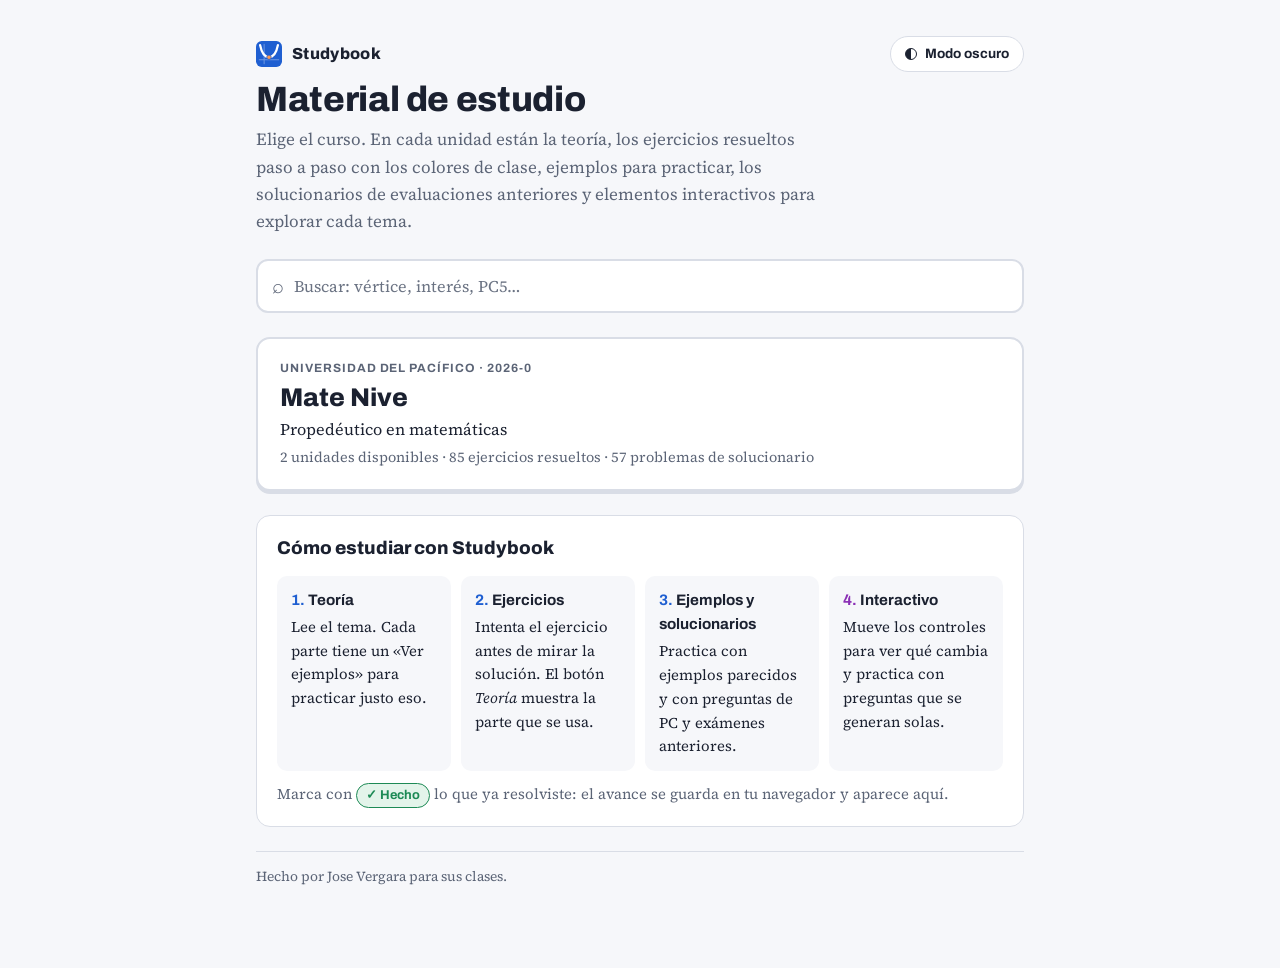
<file: docs/index.html>
<!doctype html>
<html lang="es">
<head>
<meta charset="utf-8">
<meta name="viewport" content="width=device-width, initial-scale=1">
<title>Studybook</title>
<meta name="description" content="Studybook: material de estudio de mis clases. Teoría, ejercicios resueltos paso a paso con los colores de clase, ejemplos de práctica y solucionarios de evaluaciones anteriores.">
<meta name="author" content="Jose Vergara">
<meta name="robots" content="index, follow">
<link rel="canonical" href="https://divorcedlance.github.io/studybook/">
<meta name="theme-color" content="#f6f7fa" id="meta-theme">
<link rel="icon" href="assets/favicon.svg" type="image/svg+xml">
<link rel="icon" href="assets/favicon-32.png" type="image/png" sizes="32x32">
<link rel="apple-touch-icon" href="assets/apple-touch-icon.png">
<link rel="manifest" href="site.webmanifest">
<meta property="og:type" content="website">
<meta property="og:locale" content="es_PE">
<meta property="og:site_name" content="Studybook">
<meta property="og:title" content="Studybook">
<meta property="og:description" content="Material de estudio de mis clases: teoría, ejercicios resueltos, ejemplos y solucionarios.">
<meta property="og:url" content="https://divorcedlance.github.io/studybook/">
<meta property="og:image" content="https://divorcedlance.github.io/studybook/assets/og-image.png">
<meta property="og:image:width" content="1200">
<meta property="og:image:height" content="630">
<meta property="og:image:alt" content="Studybook: teoría, ejercicios resueltos y solucionarios">
<meta name="twitter:card" content="summary_large_image">
<meta name="twitter:title" content="Studybook">
<meta name="twitter:description" content="Material de estudio de mis clases: teoría, ejercicios resueltos, ejemplos y solucionarios.">
<meta name="twitter:image" content="https://divorcedlance.github.io/studybook/assets/og-image.png">
<link rel="preconnect" href="https://fonts.googleapis.com">
<link rel="stylesheet" href="https://fonts.googleapis.com/css2?family=Archivo:wght@500;700;800&family=Source+Serif+4:ital,opsz,wght@0,8..60,400;0,8..60,600;1,8..60,400&display=swap">
<link rel="stylesheet" href="css/study.css">
<script>
var t='light';try{var g=localStorage.getItem('tema');if(g==='light'||g==='dark')t=g;}catch(e){}document.documentElement.setAttribute('data-theme',t);
</script>
</head>
<body>
<div class="wrap">
<header>
  <div class="top">
    <a class="brand" href="index.html" aria-current="page"><img src="assets/favicon.svg" alt="" width="26" height="26">Studybook</a>
    <button class="theme-btn" id="theme-btn" type="button"><span class="ic" aria-hidden="true"></span><span id="theme-txt">Modo oscuro</span></button>
  </div>
  <h1>Material de estudio</h1>
  <p class="lead">Elige el curso. En cada unidad están la teoría, los ejercicios resueltos paso a paso con los colores de clase, ejemplos para practicar, los solucionarios de evaluaciones anteriores y elementos interactivos para explorar cada tema.</p>
</header>

<div class="sb-search" data-root=""></div>

<div id="continuar" hidden></div>

<!-- sb:courses --><ul class="ccards"><li class="ccard"><a href="mate-nive/index.html"><span class="label">Universidad del Pacífico · 2026-0</span><span class="c-name">Mate Nive</span><span class="c-full">Propedéutico en matemáticas</span><span class="c-meta">2 unidades disponibles · 85 ejercicios resueltos · 57 problemas de solucionario</span><span class="prog" data-course="mate-nive" hidden></span></a></li></ul><!-- /sb:courses -->

<section class="howto" aria-labelledby="howto-t">
  <h2 id="howto-t">Cómo estudiar con Studybook</h2>
  <ol class="steps4">
    <li><b>Teoría</b><span>Lee el tema. Cada parte tiene un «Ver ejemplos» para practicar justo eso.</span></li>
    <li><b>Ejercicios</b><span>Intenta el ejercicio antes de mirar la solución. El botón <em>Teoría</em> muestra la parte que se usa.</span></li>
    <li><b>Ejemplos y solucionarios</b><span>Practica con ejemplos parecidos y con preguntas de PC y exámenes anteriores.</span></li>
    <li><b>Interactivo</b><span>Mueve los controles para ver qué cambia y practica con preguntas que se generan solas.</span></li>
  </ol>
  <p class="howto-n">Marca con <span class="done-demo">✓ Hecho</span> lo que ya resolviste: el avance se guarda en tu navegador y aparece aquí.</p>
</section>

<p class="foot">Hecho por Jose Vergara para sus clases.</p>
</div>
<script src="js/search-index.js"></script>
<script src="js/search.js"></script>
<script src="js/home.js"></script>
</body>
</html>
</file>
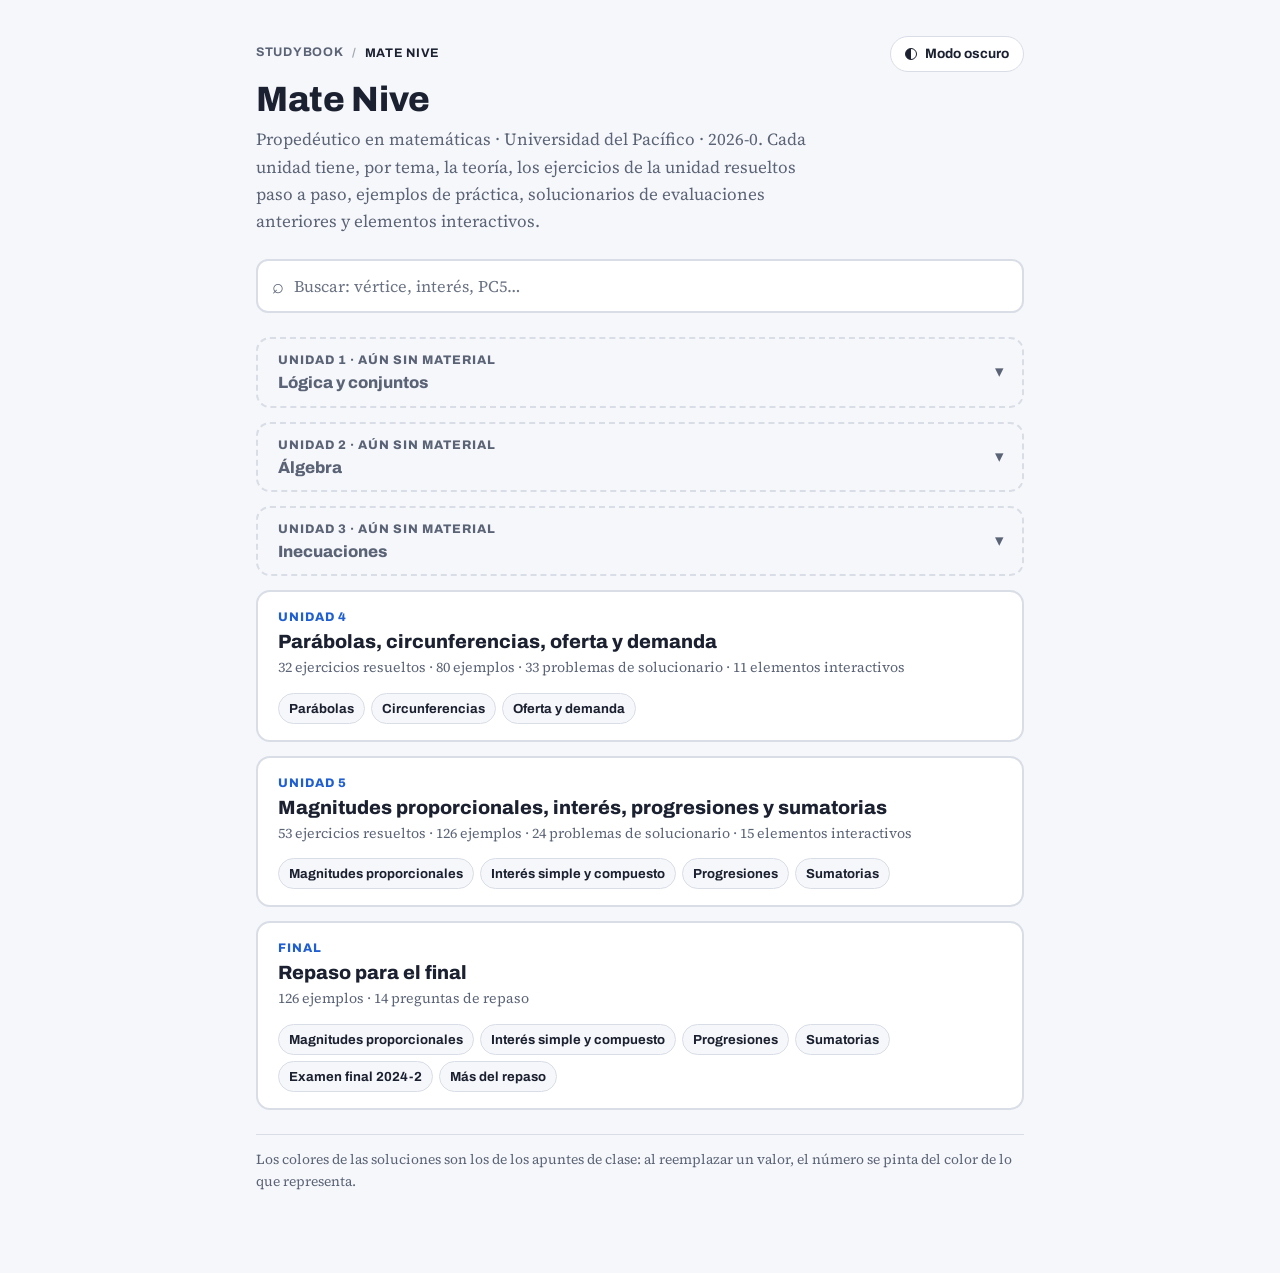
<file: docs/mate-nive/index.html>
<!doctype html>
<html lang="es">
<head>
<meta charset="utf-8">
<meta name="viewport" content="width=device-width, initial-scale=1">
<title>Mate Nive · Studybook</title>
<meta name="description" content="Mate Nive (propedéutico en matemáticas 2026-0): unidades con teoría, ejercicios resueltos paso a paso con los colores de clase, ejemplos de práctica y solucionarios de evaluaciones anteriores.">
<meta name="author" content="Jose Vergara">
<meta name="robots" content="index, follow">
<link rel="canonical" href="https://divorcedlance.github.io/studybook/mate-nive/">
<meta name="theme-color" content="#f6f7fa" id="meta-theme">
<link rel="icon" href="../assets/favicon.svg" type="image/svg+xml">
<link rel="icon" href="../assets/favicon-32.png" type="image/png" sizes="32x32">
<link rel="apple-touch-icon" href="../assets/apple-touch-icon.png">
<link rel="manifest" href="../site.webmanifest">
<meta property="og:type" content="website">
<meta property="og:locale" content="es_PE">
<meta property="og:site_name" content="Studybook">
<meta property="og:title" content="Mate Nive · Studybook">
<meta property="og:description" content="Propedéutico en matemáticas 2026-0: teoría, ejercicios resueltos, ejemplos y solucionarios por unidad.">
<meta property="og:url" content="https://divorcedlance.github.io/studybook/mate-nive/">
<meta property="og:image" content="https://divorcedlance.github.io/studybook/assets/og-image.png">
<meta property="og:image:width" content="1200">
<meta property="og:image:height" content="630">
<meta property="og:image:alt" content="Studybook: teoría, ejercicios resueltos y solucionarios">
<meta name="twitter:card" content="summary_large_image">
<meta name="twitter:title" content="Mate Nive · Studybook">
<meta name="twitter:description" content="Propedéutico en matemáticas 2026-0: teoría, ejercicios resueltos, ejemplos y solucionarios por unidad.">
<meta name="twitter:image" content="https://divorcedlance.github.io/studybook/assets/og-image.png">
<link rel="preconnect" href="https://fonts.googleapis.com">
<link rel="stylesheet" href="https://fonts.googleapis.com/css2?family=Archivo:wght@500;700;800&family=Source+Serif+4:ital,opsz,wght@0,8..60,400;0,8..60,600;1,8..60,400&display=swap">
<link rel="stylesheet" href="../css/study.css">
<script>
var t='light';try{var g=localStorage.getItem('tema');if(g==='light'||g==='dark')t=g;}catch(e){}document.documentElement.setAttribute('data-theme',t);
</script>
</head>
<body data-root="../">
<div class="wrap">
<header>
  <div class="top">
    <nav class="crumbs" aria-label="Ruta"><a href="../index.html">Studybook</a><span class="sep" aria-hidden="true">/</span><span aria-current="page">Mate Nive</span></nav>
    <button class="theme-btn" id="theme-btn" type="button"><span class="ic" aria-hidden="true"></span><span id="theme-txt">Modo oscuro</span></button>
  </div>
  <h1>Mate Nive</h1>
  <p class="lead">Propedéutico en matemáticas · Universidad del Pacífico · 2026-0. Cada unidad tiene, por tema, la teoría, los ejercicios de la unidad resueltos paso a paso, ejemplos de práctica, solucionarios de evaluaciones anteriores y elementos interactivos.</p>
</header>

<div class="sb-search" data-root="../"></div>

<div id="continuar" data-course="mate-nive" hidden></div>

<!-- sb:course-units --><ol class="ucards"><li class="ucard soon"><details><summary class="ucard-main"><span class="u-n">Unidad 1 · aún sin material</span><span class="u-title">Lógica y conjuntos</span></summary><ul class="u-topics"><li><span>Lógica proposicional</span></li><li><span>Conjuntos y cuantificadores</span></li><li><span>Operaciones con conjuntos</span></li><li><span>Conjuntos finitos</span></li></ul></details></li><li class="ucard soon"><details><summary class="ucard-main"><span class="u-n">Unidad 2 · aún sin material</span><span class="u-title">Álgebra</span></summary><ul class="u-topics"><li><span>Leyes de exponentes</span></li><li><span>Logaritmos</span></li><li><span>Productos notables</span></li><li><span>Racionalización</span></li><li><span>Polinomios</span></li><li><span>División de polinomios</span></li><li><span>Ecuaciones lineales y cuadráticas</span></li><li><span>Valor absoluto</span></li><li><span>Sistemas de ecuaciones lineales</span></li><li><span>Fracciones parciales</span></li></ul></details></li><li class="ucard soon"><details><summary class="ucard-main"><span class="u-n">Unidad 3 · aún sin material</span><span class="u-title">Inecuaciones</span></summary><ul class="u-topics"><li><span>Inecuaciones lineales</span></li><li><span>Inecuaciones cuadráticas</span></li><li><span>Inecuaciones con radicales</span></li><li><span>Inecuaciones racionales</span></li></ul></details></li><li class="ucard"><a class="ucard-main" href="unidad-4.html"><span class="u-n">Unidad 4</span><span class="u-title">Parábolas, circunferencias, oferta y demanda</span><span class="u-meta">32 ejercicios resueltos · 80 ejemplos · 33 problemas de solucionario · 11 elementos interactivos</span></a><div class="prog" data-unit="mate-nive/unidad-4" hidden></div><ul class="u-topics"><li><a href="unidad-4.html#parabolas">Parábolas</a></li><li><a href="unidad-4.html#circunferencias">Circunferencias</a></li><li><a href="unidad-4.html#oferta-demanda">Oferta y demanda</a></li></ul></li><li class="ucard"><a class="ucard-main" href="unidad-5.html"><span class="u-n">Unidad 5</span><span class="u-title">Magnitudes proporcionales, interés, progresiones y sumatorias</span><span class="u-meta">53 ejercicios resueltos · 126 ejemplos · 24 problemas de solucionario · 15 elementos interactivos</span></a><div class="prog" data-unit="mate-nive/unidad-5" hidden></div><ul class="u-topics"><li><a href="unidad-5.html#magnitudes">Magnitudes proporcionales</a></li><li><a href="unidad-5.html#interes">Interés simple y compuesto</a></li><li><a href="unidad-5.html#progresiones">Progresiones</a></li><li><a href="unidad-5.html#sumatorias">Sumatorias</a></li></ul></li><li class="ucard"><a class="ucard-main" href="final.html"><span class="u-n">Final</span><span class="u-title">Repaso para el final</span><span class="u-meta">126 ejemplos · 14 preguntas de repaso</span></a><div class="prog" data-unit="mate-nive/final" hidden></div><ul class="u-topics"><li><a href="final.html#magnitudes">Magnitudes proporcionales</a></li><li><a href="final.html#interes">Interés simple y compuesto</a></li><li><a href="final.html#progresiones">Progresiones</a></li><li><a href="final.html#sumatorias">Sumatorias</a></li><li><a href="final.html#ef-2024-2">Examen final 2024-2</a></li><li><a href="final.html#repaso">Más del repaso</a></li></ul></li></ol><!-- /sb:course-units -->

<p class="foot">Los colores de las soluciones son los de los apuntes de clase: al reemplazar un valor, el número se pinta del color de lo que representa.</p>
</div>
<script src="../js/search-index.js"></script>
<script src="../js/search.js"></script>
<script src="../js/home.js"></script>
</body>
</html>
</file>
<file: docs/css/study.css>
/* Layout: columna de cuaderno (~800px). Arriba: selector de tema. Debajo: pestañas Teoría / Ejercicios. Colores = colores de los apuntes. */
:root{
  --paper:#f6f7fa; --sheet:#ffffff; --ink:#1b2130; --muted:#5b6476; --rule:#d9dde6; --grid:#e8ebf1;
  --blue:#1f5fd1; --orange:#e2670f; --purple:#8a2fb5; --green:#1d8a55; --magenta:#d21f8c; --red:#c42d3a; --amber:#a86a00;
  --yellow:#f2c200; --hl-yellow:#ffe45c; --hl-cyan:#8fe3f5;
  --blue-soft:#e6eefc; --red-soft:#fbe9eb; --amber-soft:#fbf1dc; --green-soft:#e3f4ea; --purple-soft:#f3e8f9;
  --f-display:"Archivo","Helvetica Neue",Arial,sans-serif;
  --f-body:"Source Serif 4",Georgia,"Times New Roman",serif;
  color-scheme:light;
}
@media (prefers-color-scheme: dark){:root:not([data-theme="light"]){
  --paper:#11141b; --sheet:#181c25; --ink:#e4e8f1; --muted:#9aa3b5; --rule:#2c3240; --grid:#232835;
  --blue:#6c9cff; --orange:#ff9a52; --purple:#c58af0; --green:#4fc78a; --magenta:#ff6fc2; --red:#ff7a84; --amber:#e9b24a;
  --yellow:#e9c13a; --hl-yellow:#6b5a12; --hl-cyan:#16525e;
  --blue-soft:#1b2a47; --red-soft:#3b1e23; --amber-soft:#362a12; --green-soft:#16301f; --purple-soft:#2e1f3b;
  color-scheme:dark}}
:root[data-theme="dark"]{
  --paper:#11141b; --sheet:#181c25; --ink:#e4e8f1; --muted:#9aa3b5; --rule:#2c3240; --grid:#232835;
  --blue:#6c9cff; --orange:#ff9a52; --purple:#c58af0; --green:#4fc78a; --magenta:#ff6fc2; --red:#ff7a84; --amber:#e9b24a;
  --yellow:#e9c13a; --hl-yellow:#6b5a12; --hl-cyan:#16525e;
  --blue-soft:#1b2a47; --red-soft:#3b1e23; --amber-soft:#362a12; --green-soft:#16301f; --purple-soft:#2e1f3b;
  color-scheme:dark}
*{box-sizing:border-box}
body{margin:0;background:var(--paper);color:var(--ink);font-family:var(--f-body);font-size:17px;line-height:1.6}
.wrap{max-width:800px;margin:0 auto;padding:36px 16px 80px;display:flex;flex-direction:column;gap:24px}
h1,h2,h3,h4,.label,button{font-family:var(--f-display)}
h1,h2,h3,h4{text-wrap:balance;margin:0}
h1{font-size:2.2rem;line-height:1.1;font-weight:800;letter-spacing:-.01em}
h2{font-size:1.5rem;font-weight:800}
h3{font-size:1.12rem;font-weight:700}
h4{font-size:1rem;font-weight:700}
p{margin:0}
.label{font-size:.75rem;letter-spacing:.08em;text-transform:uppercase;color:var(--muted);font-weight:700}
.lead{color:var(--muted);max-width:64ch}
header{display:flex;flex-direction:column;gap:8px}
.top{display:flex;flex-wrap:wrap;align-items:center;justify-content:space-between;gap:8px 16px}
.theme-btn{all:unset;box-sizing:border-box;cursor:pointer;display:inline-flex;align-items:center;gap:8px;font-family:var(--f-display);font-weight:700;font-size:.85rem;color:var(--ink);background:var(--sheet);border:1.5px solid var(--rule);border-radius:999px;padding:6px 14px}
.theme-btn:hover{border-color:var(--muted)}
.theme-btn:focus-visible{outline:2px solid var(--blue);outline-offset:2px}
.theme-btn .ic{width:12px;height:12px;border-radius:50%;border:1.5px solid var(--ink);background:linear-gradient(90deg,var(--ink) 50%,transparent 50%)}

.topics{display:flex;gap:12px}
.topics .topic{flex:1 1 0;max-width:calc((100% - 24px)/3)}
.units{display:flex;gap:6px;background:var(--sheet);border:1px solid var(--rule);border-radius:12px;padding:5px}
.unit{all:unset;box-sizing:border-box;cursor:pointer;flex:1 1 0;display:flex;flex-direction:column;gap:1px;padding:8px 14px;border-radius:9px;min-width:0}
.unit .u-n{font-family:var(--f-display);font-weight:800;font-size:1rem}
.unit .u-t{font-size:.84rem;color:var(--muted)}
.unit:hover{background:var(--paper)}
.unit[aria-pressed="true"]{background:var(--ink);color:var(--paper)}
.unit[aria-pressed="true"] .u-t{color:var(--paper);opacity:.8}
.unit:focus-visible{outline:2px solid var(--blue);outline-offset:2px}
.topic{all:unset;box-sizing:border-box;cursor:pointer;background:var(--sheet);border:2px solid var(--rule);border-radius:12px;padding:14px 16px;display:flex;flex-direction:column;gap:4px;min-width:0}
.topic .t-name{font-weight:800;font-size:1.08rem}
.topic .t-sub{font-family:var(--f-body);font-size:.88rem;color:var(--muted)}
.topic:hover{border-color:var(--muted)}
.topic:focus-visible{outline:2px solid var(--blue);outline-offset:2px}
.topic[aria-pressed="true"]{border-color:var(--ink);box-shadow:0 3px 0 var(--ink)}


.tabs{display:flex;gap:4px;border-bottom:2px solid var(--ink)}
.tab{all:unset;cursor:pointer;font-weight:700;font-size:.98rem;padding:9px 16px;border-radius:8px 8px 0 0;color:var(--muted);border:2px solid transparent;border-bottom:none;margin-bottom:-2px}
.tab[aria-selected="true"]{color:var(--ink);background:var(--paper);border-color:var(--ink);border-bottom:2px solid var(--paper)}
.tab:focus-visible{outline:2px solid var(--blue);outline-offset:2px}
.panel{display:flex;flex-direction:column;gap:18px}
.wrap>*,.panel>*{min-width:0;max-width:100%}
[hidden]{display:none!important}

.legend{display:flex;flex-wrap:wrap;gap:6px 16px;font-size:.9rem;color:var(--muted);background:var(--sheet);border:1px solid var(--rule);border-radius:10px;padding:10px 14px}
.legend span{display:inline-flex;align-items:center;gap:6px}
.dot{width:11px;height:11px;border-radius:50%;display:inline-block}
.sw{width:22px;height:12px;border-radius:3px;display:inline-block}
.legend .note{flex-basis:100%;display:block;color:var(--ink);font-size:.9rem}

.box{background:var(--sheet);border:1px solid var(--rule);border-radius:10px;padding:18px 20px;display:flex;flex-direction:column;gap:10px;min-width:0}
.box ol,.box ul{margin:0;padding-left:1.25em;display:flex;flex-direction:column;gap:6px}
.steps-box{background:var(--blue-soft);border-radius:10px;padding:14px 18px}
.steps-box ol{margin:0;padding-left:1.25em;display:flex;flex-direction:column;gap:4px}
.math{overflow-x:auto;overflow-y:hidden;max-width:100%}

article.ej{background:var(--sheet);border:1px solid var(--rule);border-radius:10px;padding:18px 20px 20px;display:flex;flex-direction:column;gap:12px;min-width:0;scroll-margin-top:16px}
.ej-head{display:flex;flex-wrap:wrap;align-items:baseline;gap:8px 12px}
.num{font-family:var(--f-display);font-weight:800;font-size:1.25rem}
.chip{font-family:var(--f-display);font-weight:700;font-size:.72rem;letter-spacing:.04em;text-transform:uppercase;padding:3px 9px;border-radius:999px;border:1px solid currentColor;white-space:nowrap}
.sim-btn{all:unset;box-sizing:border-box;cursor:pointer;margin-left:auto;font-family:var(--f-display);font-weight:700;font-size:.8rem;color:var(--blue);background:var(--blue-soft);border:1.5px solid transparent;border-radius:999px;padding:4px 12px;white-space:nowrap}
.sim-btn:hover{border-color:var(--blue)}
.sim-btn:focus-visible{outline:2px solid var(--blue);outline-offset:2px}
article.ej.flash{box-shadow:0 0 0 3px var(--blue)}
.tabs{overflow-x:auto;overflow-y:hidden}
.tab{white-space:nowrap}
.cc-sub{margin-top:10px;padding-top:12px;border-top:1px solid var(--rule);font-size:1.15rem}
.teo-btn,.teo-link{all:unset;box-sizing:border-box;cursor:pointer;margin-left:auto;font-family:var(--f-display);font-weight:700;font-size:.8rem;color:var(--purple);background:var(--purple-soft);border:1.5px solid transparent;border-radius:999px;padding:4px 12px;white-space:nowrap}
.teo-btn:hover,.teo-btn[aria-expanded="true"],.teo-link:hover{border-color:var(--purple)}
.teo-btn:focus-visible,.teo-link:focus-visible{outline:2px solid var(--purple);outline-offset:2px}
.head-btns{margin-left:auto;display:flex;flex-wrap:wrap;justify-content:flex-end;gap:6px}
.head-btns .teo-btn,.head-btns .teo-link,.head-btns .sim-btn{margin-left:0}
.box > .box-link{align-self:flex-start;margin-left:0;margin-top:4px}
.ex-group{font-size:1.2rem;padding-top:14px;border-top:2px solid var(--ink);scroll-margin-top:16px}
.teo-card{position:fixed;z-index:60;width:min(460px,calc(100vw - 24px));max-height:min(70vh,580px);overflow:auto;background:var(--sheet);color:var(--ink);border:1.5px solid var(--purple);border-radius:12px;box-shadow:0 14px 36px rgba(15,20,30,.22);padding:12px 16px 14px;display:flex;flex-direction:column;gap:10px;font-size:.92rem}
.teo-card[hidden]{display:none!important}
.teo-card .teo-top{display:flex;align-items:center;justify-content:space-between;position:sticky;top:-12px;background:var(--sheet);padding-top:2px;z-index:1}
.teo-close{all:unset;cursor:pointer;font-size:1.4rem;line-height:1;padding:2px 8px;border-radius:6px;color:var(--muted)}
.teo-close:hover,.teo-close:focus-visible{color:var(--ink);outline:2px solid var(--purple)}
.teo-body{display:flex;flex-direction:column;gap:10px}
.teo-body section{display:flex;flex-direction:column;gap:8px}
.teo-body section + section{border-top:1px solid var(--rule);padding-top:10px}
.teo-body h2{font-size:1.05rem}
.teo-body ol,.teo-body ul{margin:0;padding-left:1.25em;display:flex;flex-direction:column;gap:4px}
.teo-card .teo-go{margin-left:0;align-self:flex-start}

.plan-box{border-left:3px solid var(--purple);background:var(--purple-soft);border-radius:0 8px 8px 0;padding:10px 14px}
.plan-box .plan-t{font-family:var(--f-display);font-weight:700;font-size:.85rem;color:var(--purple);margin-bottom:6px}
.plan-box ul{margin:0;padding-left:1.15em;display:flex;flex-direction:column;gap:6px}
/* tablas de magnitudes */
.mtab-wrap{overflow-x:auto;max-width:100%;display:flex;justify-content:center}
table.mtab{width:auto;min-width:0;margin:4px auto;font-size:.95rem}
.mtab th,.mtab td{padding:6px 12px;text-align:center;border-bottom:1px solid var(--rule);white-space:nowrap;vertical-align:bottom}
.mtab thead th{font-family:var(--f-display);font-size:.82rem;font-weight:700;text-transform:none;letter-spacing:0;color:var(--ink)}
.mtab .tag{display:block;font-size:.68rem;letter-spacing:.08em;font-weight:800;margin-bottom:2px}
.mtab .k-dp{color:var(--blue)} .mtab .k-ip{color:var(--orange)}
.mtab .box-ref{border:1.5px solid var(--ink);border-radius:4px;padding:2px 6px}
.mtab tbody th{font-family:var(--f-display);font-size:.82rem;color:var(--muted);text-align:left;white-space:nowrap;text-transform:none;letter-spacing:0}
/* lectura del enunciado */
.lect{background:var(--paper);border:1px solid var(--rule);border-radius:8px;padding:10px 14px;line-height:2;font-size:.97rem}
.u{padding:0 1px;border-bottom:2.5px solid currentColor}
.u-az{color:var(--blue)} .u-na{color:var(--orange)} .u-ve{color:var(--green)} .u-ma{color:var(--magenta)} .u-mo{color:var(--purple)}
.u .u{border-bottom-style:dotted}
.n{font-weight:700;border:1.5px solid currentColor;border-bottom-width:1.5px;border-radius:4px;padding:0 4px}
@media (max-width:560px){.mtab th,.mtab td{padding:5px 7px}.mtab thead th{font-size:.74rem}}
.chip.ok{color:var(--green);background:var(--green-soft)}
.chip.bad{color:var(--red);background:var(--red-soft)}
.chip.warnc{color:var(--amber);background:var(--amber-soft)}
.enun{color:var(--muted);font-style:italic;font-size:.95rem;border-left:3px solid var(--rule);padding-left:12px}
.sol{display:flex;flex-direction:column;gap:9px;min-width:0}
.paso{font-family:var(--f-display);font-weight:700;font-size:.93rem;letter-spacing:.01em;color:var(--muted);margin-top:6px}
.resp{background:var(--blue-soft);border-radius:8px;padding:10px 14px}
.resp b{display:block;font-family:var(--f-display);font-size:.76rem;letter-spacing:.06em;text-transform:uppercase;color:var(--blue);margin-bottom:2px}
.err{background:var(--red-soft);border-radius:8px;padding:10px 14px;font-size:.95rem}
.err b{color:var(--red);font-family:var(--f-display)}
.warn{background:var(--amber-soft);border-radius:8px;padding:10px 14px;font-size:.95rem}
.warn b{color:var(--amber);font-family:var(--f-display)}
.jump{display:flex;flex-wrap:wrap;gap:6px}
.jump button{all:unset;cursor:pointer;font-weight:700;font-size:.85rem;min-width:30px;text-align:center;padding:5px 8px;border-radius:6px;border:1.5px solid var(--rule);background:var(--sheet)}
.jump button.bad{border-color:var(--red);color:var(--red)}
.jump button.warnc{border-color:var(--amber);color:var(--amber)}
.jump button:hover,.jump button:focus-visible{outline:2px solid var(--blue);outline-offset:1px}
.tbl{overflow-x:auto}
table{border-collapse:collapse;width:100%;font-size:.93rem;min-width:520px}
th,td{text-align:left;vertical-align:top;padding:8px 10px;border-bottom:1px solid var(--rule)}
th{font-family:var(--f-display);font-size:.76rem;letter-spacing:.06em;text-transform:uppercase;color:var(--muted)}
td:first-child{white-space:nowrap;font-family:var(--f-display);font-weight:700}
.plot svg{display:block;width:100%;max-width:520px;height:auto;margin:4px auto 0}

/* dificultad */
.dif{display:inline-flex;align-items:flex-end;gap:2px;font-family:var(--f-display);font-weight:700;font-size:.72rem;letter-spacing:.04em;text-transform:uppercase;white-space:nowrap;color:var(--dc);align-self:center}
.dif i{display:inline-block;width:5px;border-radius:1.5px;background:var(--dc);opacity:.22}
.dif i:nth-child(1){height:6px} .dif i:nth-child(2){height:9px} .dif i:nth-child(3){height:12px;margin-right:5px}
.dif.d1 i:nth-child(1),.dif.d2 i:nth-child(-n+2),.dif.d3 i{opacity:1}
.dif.d1{--dc:var(--green)} .dif.d2{--dc:var(--amber)} .dif.d3{--dc:var(--red)}
.dif-leg{font-size:.85rem;color:var(--muted);display:flex;flex-wrap:wrap;align-items:center;gap:4px 10px;margin:0}
.dif-leg .dif-leg-t{font-weight:700;color:var(--ink)}
.dif-leg .it{display:inline-flex;align-items:center;gap:6px}
.box .dif-leg{margin-top:8px}
/* solucionarios */
.chip.src{color:var(--ink);background:var(--paper);border-color:var(--rule);text-transform:none;letter-spacing:.01em}
.grp-note{color:var(--muted);font-size:.9rem;margin-top:-6px}
.jump button.jump-g{font-weight:700;border-color:var(--ink)}
.enun table.mini{border-collapse:collapse;margin:8px 0;font-style:normal;width:auto;min-width:0}
.enun table.mini th{font-family:inherit;font-size:.9rem;text-transform:none;letter-spacing:0;font-weight:700;color:var(--ink);background:var(--paper)}
.enun table.mini th,.enun table.mini td{border:1px solid var(--rule);padding:3px 12px;text-align:center}
.tab-short{display:none}
/* aspa simple: x debajo de x², factores de c debajo de c; la factorización con su "= 0" alineado */
.aspa-wrap{overflow-x:auto;max-width:100%;display:flex;justify-content:center;padding-block:4px}
.aspa2{display:grid;grid-template-columns:repeat(6,auto);grid-template-rows:repeat(6,auto);column-gap:8px;row-gap:4px;align-items:center;font-size:1.08rem}
.aspa2 .a-pre{grid-column:1;grid-row:1;justify-self:end}
.aspa2 .a-lead{grid-column:2;grid-row:1;justify-self:center}
.aspa2 .a-mid{grid-column:3;grid-row:1;justify-self:center}
.aspa2 .a-c{grid-column:4;grid-row:1;justify-self:center}
.aspa2 .a-eq{grid-column:5;grid-row:1;justify-self:start}
.aspa2 .a-v1{grid-column:2;grid-row:2;justify-self:center}
.aspa2 .a-v2{grid-column:2;grid-row:3;justify-self:center}
.aspa2 svg.cross{grid-column:3;grid-row:2 / span 2;justify-self:center;width:54px;height:100%;min-height:46px}
.aspa2 svg.cross line{stroke:var(--muted);stroke-width:1.6}
.aspa2 .a-r1{grid-column:4;grid-row:2;justify-self:center}
.aspa2 .a-r2{grid-column:4;grid-row:3;justify-self:center}
.aspa2 .a-chk{grid-column:6;grid-row:2 / span 2;padding-left:20px;color:var(--muted);font-size:.92rem;white-space:nowrap}
.aspa2 .a-fac{grid-column:1 / 5;grid-row:4;justify-self:end;margin-top:8px}
.aspa2 .a-eq2{grid-column:5;grid-row:4;justify-self:start;margin-top:8px}
.aspa2 .a-roots{grid-column:1 / 6;grid-row:5;justify-self:center;margin-top:6px}
.aspa2 .a-pts{grid-column:1 / 6;grid-row:6;justify-self:center}
.math mjx-container[display="true"]{margin:.45em 0!important}
/* dibujos de planteamiento */
.fig{margin:4px 0;display:flex;flex-direction:column;align-items:center;gap:6px}
.fig svg.sk{width:100%;max-width:520px;height:auto;display:block}
.fig figcaption{font-size:.92rem;color:var(--muted);text-align:center;max-width:60ch}
svg.sk .sk-area{fill:var(--green);fill-opacity:.14;stroke:none}
svg.sk .sk-dato{fill:none;stroke:var(--magenta);stroke-width:4;stroke-linecap:round}
svg.sk .sk-thin{fill:none;stroke:var(--muted);stroke-width:1.4}
svg.sk .sk-dash{stroke:var(--muted);stroke-width:1.4;stroke-dasharray:5 4}
svg.sk .sk-radio{stroke:var(--blue);stroke-width:2;stroke-dasharray:5 4}
svg.sk line.sk-na{stroke:var(--orange);stroke-width:2.2}
svg.sk .sk-circ{fill:none;stroke:var(--ink);stroke-width:2}
svg.sk .sk-deck{stroke:var(--ink);stroke-width:5;stroke-linecap:round}
svg.sk .sk-torre{fill:var(--muted)}
svg.sk .sk-cable{fill:none;stroke:var(--ink);stroke-width:2.4}
svg.sk .sk-rio{fill:none;stroke:var(--blue);stroke-width:1.6;opacity:.6}
svg.sk .sk-dot-az{fill:var(--blue)} svg.sk .sk-dot-ma{fill:var(--magenta)} svg.sk .sk-dot-ink{fill:var(--ink)}
svg.sk .sk-t{font-family:var(--f-display);font-weight:700;font-size:16px;fill:var(--ink);paint-order:stroke;stroke:var(--sheet);stroke-width:4px;stroke-linejoin:round}
svg.sk .sk-var{font-style:italic;font-family:var(--f-body);font-size:19px}
svg.sk .sk-az{fill:var(--blue)} svg.sk text.sk-na{fill:var(--orange)} svg.sk .sk-ma{fill:var(--magenta)}
svg.sk .sk-ve{fill:var(--green)} svg.sk .sk-dt{fill:var(--magenta)}
svg.sk.sk-tl .sk-t{font-size:20px} svg.sk.sk-tl .sk-cap{font-size:17px}
.n{white-space:nowrap}
@media (max-width:560px){.mtab-wrap.d-only{display:none}}
svg.sk .sk-bar-az{fill:var(--blue);fill-opacity:.2;stroke:var(--blue);stroke-width:2}
svg.sk .sk-bar-na{fill:var(--orange);fill-opacity:.2;stroke:var(--orange);stroke-width:2}
svg.sk .sk-cap{font-size:14px;font-weight:600;fill:var(--muted)}
@media (max-width:600px){.aspa2 .a-chk{grid-column:1 / -1;grid-row:7;justify-self:center;padding-left:0;margin-top:6px;white-space:normal;text-align:center;width:0;min-width:100%}}
.t-az{color:var(--blue);font-weight:600} .t-na{color:var(--orange);font-weight:600} .t-mo{color:var(--purple);font-weight:600} .t-ve{color:var(--green);font-weight:600} .t-ma{color:var(--magenta);font-weight:600}
.hl-am{background:var(--hl-yellow);padding:0 3px;border-radius:3px} .hl-ce{background:var(--hl-cyan);padding:0 3px;border-radius:3px}
/* colores dentro de las fórmulas (MathJax SVG) */
mjx-container [fill="blue"]{fill:var(--blue)} mjx-container [stroke="blue"]{stroke:var(--blue)}
mjx-container [fill="darkorange"]{fill:var(--orange)} mjx-container [stroke="darkorange"]{stroke:var(--orange)}
mjx-container [fill="purple"]{fill:var(--purple)} mjx-container [stroke="purple"]{stroke:var(--purple)}
mjx-container [fill="green"]{fill:var(--green)} mjx-container [stroke="green"]{stroke:var(--green)}
mjx-container [fill="magenta"]{fill:var(--magenta)} mjx-container [stroke="magenta"]{stroke:var(--magenta)}
mjx-container rect[fill="yellow"]{fill:var(--hl-yellow)}
mjx-container rect[fill="cyan"]{fill:var(--hl-cyan)}
:focus-visible{outline:2px solid var(--blue);outline-offset:2px}
@media (max-width:480px){body{font-size:16px} h1{font-size:1.8rem} article.ej,.box{padding:14px} .tab{padding:8px 11px;font-size:.92rem}}
@media (prefers-reduced-motion: reduce){*{scroll-behavior:auto!important}}

/* ---------- fórmulas: versión de celular y ajuste de ancho ---------- */
.math.m-only{display:none}
.math.scrolls{-webkit-mask-image:linear-gradient(90deg,#000 calc(100% - 28px),transparent);mask-image:linear-gradient(90deg,#000 calc(100% - 28px),transparent);padding-bottom:4px}
/* ---------- tarjeta arrastrable ---------- */
.teo-card .teo-top{cursor:grab;user-select:none;-webkit-user-select:none;touch-action:none;gap:8px;justify-content:flex-start}
.teo-card.dragging .teo-top{cursor:grabbing}
.teo-card .teo-top .teo-close{margin-left:auto}
.teo-grip{width:14px;height:18px;flex:none;background-image:radial-gradient(circle,var(--muted) 1.4px,transparent 1.6px);background-size:7px 6px;opacity:.8}
.teo-hint{font-size:.72rem;color:var(--muted);font-family:var(--f-body);font-style:italic}
.teo-card.pinned{border-width:2px}
@media (max-width:560px){
  body{font-size:16px}
  .wrap{gap:16px;padding-block:20px 64px}
  .top{flex-wrap:nowrap;align-items:flex-start}
  .top .label{font-size:.66rem;line-height:1.5;min-width:0}
  .theme-btn{padding:5px 10px;font-size:.78rem;white-space:nowrap;flex:none}
  h1{font-size:1.55rem}
  header .lead{font-size:.92rem}
  .topics{gap:8px}
  .topics .topic{max-width:none}
  .unit{padding:7px 10px}
  .unit .u-t{font-size:.74rem;line-height:1.3}
  .topic{padding:10px 8px;border-radius:10px;text-align:center;justify-content:center}
  .topic .t-name{font-size:.86rem;line-height:1.25}
  .topic .t-sub{display:none}
  .tabs{gap:2px;overflow:visible}
  .tab{flex:1;text-align:center;padding:8px 4px;font-size:.88rem}
  .tab-long{display:none}
  .tab-short{display:inline}
  .dif-leg{font-size:.8rem;flex-direction:column;align-items:flex-start;gap:4px}
  .ej-head h3{flex:1 1 200px}
  .tab-n{font-size:.78em;opacity:.8}
  .legend{font-size:.82rem;padding:8px 12px}
  article.ej,.box{padding:14px 12px}
  .ej-head{gap:6px 10px}
  .ej-head h3{font-size:1rem}
  .head-btns{margin-left:0;width:100%;justify-content:flex-start}
  .sim-btn,.teo-btn,.teo-link{font-size:.76rem;padding:5px 11px}
  .enun{font-size:.9rem;padding-left:10px}
  .paso{font-size:.86rem}
  .math.d-only{display:none}
  .math.m-only{display:block}
  .resp,.err,.warn{padding:10px 12px}
  .jump{gap:5px}
  .jump button{min-width:36px;padding:7px 6px}
  /* tablas de errores como tarjetas */
  .tbl table{min-width:0}
  .tbl thead{display:none}
  .tbl table,.tbl tbody,.tbl tr,.tbl td{display:block;width:100%}
  .tbl tr{border:1px solid var(--rule);border-radius:8px;padding:8px 10px;margin-bottom:8px}
  .tbl td{border:none;padding:3px 0;white-space:normal}
  .tbl td:first-child{font-size:.95rem}
  .tbl td:first-child::before{content:"Ejercicio "}
  .tbl td[data-label]:not(:first-child)::before,.tbl-k td[data-label]:first-child::before{content:attr(data-label) ": ";display:block;font-family:var(--f-display);font-size:.7rem;letter-spacing:.06em;text-transform:uppercase;color:var(--muted)}
  .tbl-k td:first-child{font-size:inherit}
  .aspa2{font-size:1rem;column-gap:6px}
  .teo-card{width:calc(100vw - 24px);max-height:62vh}
}

/* ===================== Studybook: navegación general ===================== */
.crumbs{display:flex;flex-wrap:wrap;align-items:center;gap:2px 8px;font-family:var(--f-display);font-size:.78rem;font-weight:700;letter-spacing:.06em;text-transform:uppercase;color:var(--muted);min-width:0}
.crumbs a{color:var(--muted);text-decoration:none;border-bottom:1.5px solid transparent}
.crumbs a:hover{color:var(--ink);border-bottom-color:var(--rule)}
.crumbs a:focus-visible{outline:2px solid var(--blue);outline-offset:2px;border-radius:3px}
.crumbs .sep{opacity:.55}
.crumbs [aria-current]{color:var(--ink)}
.units{overflow-x:auto;scrollbar-width:thin}
a.unit{color:inherit;text-decoration:none}
.unit[aria-current="page"]{background:var(--ink);color:var(--paper)}
.unit[aria-current="page"] .u-t{color:var(--paper);opacity:.8}
.unit .u-t{overflow:hidden;text-overflow:ellipsis;white-space:nowrap}
.units .unit{min-width:9.5rem}
.tab[hidden]{display:none}

/* portada y página del curso */
.brand{display:flex;align-items:center;gap:10px;font-family:var(--f-display);font-weight:800;font-size:1rem;letter-spacing:.02em;color:var(--ink);text-decoration:none}
.brand img{width:26px;height:26px}
.ccards,.ucards{list-style:none;margin:0;padding:0;display:flex;flex-direction:column;gap:14px}
.ccard a{display:flex;flex-direction:column;gap:4px;background:var(--sheet);border:2px solid var(--rule);border-radius:14px;padding:20px 22px;color:inherit;text-decoration:none;box-shadow:0 3px 0 var(--rule)}
.ccard a:hover{border-color:var(--ink);box-shadow:0 3px 0 var(--ink)}
.ccard a:focus-visible{outline:2px solid var(--blue);outline-offset:3px}
.ccard .c-name{font-family:var(--f-display);font-weight:800;font-size:1.6rem;line-height:1.15}
.ccard .c-full{font-size:1.02rem}
.ccard .c-meta{font-size:.9rem;color:var(--muted)}
.ucard{background:var(--sheet);border:2px solid var(--rule);border-radius:14px;overflow:hidden}
.ucard-main{display:flex;flex-direction:column;gap:2px;padding:16px 20px 10px;color:inherit;text-decoration:none}
a.ucard-main:hover .u-title{text-decoration:underline;text-decoration-thickness:1.5px;text-underline-offset:3px}
a.ucard-main:focus-visible{outline:2px solid var(--blue);outline-offset:-4px;border-radius:12px}
.ucard .u-n{font-family:var(--f-display);font-weight:800;font-size:.78rem;letter-spacing:.08em;text-transform:uppercase;color:var(--blue)}
.ucard .u-title{font-family:var(--f-display);font-weight:800;font-size:1.2rem;line-height:1.25}
.ucard .u-meta{font-size:.88rem;color:var(--muted)}
.u-topics{list-style:none;margin:0;padding:4px 20px 16px;display:flex;flex-wrap:wrap;gap:6px}
.u-topics a,.u-topics span{display:inline-block;font-family:var(--f-display);font-weight:700;font-size:.82rem;padding:4px 10px;border-radius:999px;border:1.5px solid var(--rule);color:var(--ink);text-decoration:none;background:var(--paper)}
.u-topics a:hover{border-color:var(--ink)}
.u-topics a:focus-visible{outline:2px solid var(--blue);outline-offset:2px}
.ucard.soon{background:transparent;border-style:dashed}
.ucard.soon .u-n{color:var(--muted)}
.ucard.soon .u-title{color:var(--muted)}
.ucard.soon .u-topics span{color:var(--muted);background:transparent;border-style:dashed}
.foot{color:var(--muted);font-size:.86rem;border-top:1px solid var(--rule);padding-top:14px}
@media (max-width:560px){
  .crumbs{font-size:.66rem;letter-spacing:.04em}
  .units .unit{min-width:7.5rem}
  .ccard a{padding:16px}
  .ccard .c-name{font-size:1.35rem}
  .ucard-main{padding:14px 16px 8px}
  .u-topics{padding:4px 16px 14px}
}
/* con cuatro temas o más, en celular van de dos en dos */
@media (max-width:560px){.topics:has(.topic:nth-child(4)){flex-wrap:wrap}.topics:has(.topic:nth-child(4)) .topic{flex:1 1 calc(50% - 4px)}}
@media (min-width:561px){.topics:has(.topic:nth-child(4)) .topic{max-width:none}}
/* si la tabla no entra, que se pueda desplazar desde la primera columna (centrar sin recortar) */
.mtab-wrap{justify-content:safe center}

/* ===================== «Hecho», volver arriba ===================== */
.done-btn{all:unset;box-sizing:border-box;cursor:pointer;display:inline-flex;align-items:center;gap:6px;font-family:var(--f-display);font-weight:700;font-size:.78rem;color:var(--muted);padding:3px 10px 3px 6px;border-radius:999px;border:1.5px solid var(--rule);background:var(--sheet)}
.done-btn:hover{border-color:var(--green);color:var(--green)}
.done-btn:focus-visible{outline:2px solid var(--green);outline-offset:2px}
.done-btn .dn-box{width:14px;height:14px;border-radius:4px;border:1.5px solid currentColor;display:inline-grid;place-items:center;font-size:11px;line-height:1}
.done-btn[aria-pressed="true"]{color:var(--green);border-color:var(--green);background:var(--green-soft)}
.done-btn[aria-pressed="true"] .dn-box{background:var(--green);border-color:var(--green)}
.done-btn[aria-pressed="true"] .dn-box::after{content:"✓";color:var(--sheet);font-weight:800}
article.ej.is-done{border-color:color-mix(in srgb,var(--green) 45%,var(--rule))}
.jump button.is-done{background:var(--green-soft);border-color:var(--green);color:var(--green)}
.jump button.is-done::after{content:" ✓"}
.topic .t-done{font-family:var(--f-display);font-weight:700;font-size:.74rem;color:var(--green)}
@media (max-width:560px){.topic .t-done{display:none}}
.totop{all:unset;box-sizing:border-box;cursor:pointer;position:fixed;right:16px;bottom:16px;z-index:50;width:44px;height:44px;border-radius:50%;display:grid;place-items:center;font-family:var(--f-display);font-weight:800;font-size:1.2rem;color:var(--ink);background:var(--sheet);border:1.5px solid var(--rule);box-shadow:0 6px 18px rgba(15,20,30,.14)}
.totop:hover{border-color:var(--ink)}
.totop:focus-visible{outline:2px solid var(--blue);outline-offset:2px}
.totop[hidden]{display:none}

/* ===================== pestaña «Interactivo» ===================== */
.tab[data-tab="interactivo"]{color:var(--purple)}
.tab[data-tab="interactivo"][aria-selected="true"]{color:var(--purple);border-color:var(--purple)}
.iw{background:var(--sheet);border:1px solid var(--rule);border-radius:12px;padding:18px 20px 20px;display:flex;flex-direction:column;gap:12px;min-width:0;scroll-margin-top:16px}
.iw>h2{font-size:1.2rem}
.iw .iw-lead{margin:0;color:var(--muted)}
.iw-body{display:flex;flex-direction:column;gap:14px;min-width:0}
.iw-ctl{display:grid;grid-template-columns:repeat(auto-fit,minmax(240px,1fr));gap:8px 18px;background:var(--paper);border:1px solid var(--rule);border-radius:10px;padding:12px 14px}
.iw-sl{display:grid;grid-template-columns:auto minmax(80px,1fr) auto;align-items:center;gap:10px;min-width:0}
.iw-sl-l{font-family:var(--f-display);font-weight:700;font-size:.9rem;white-space:nowrap}
.iw-sl-v{font-family:var(--f-display);font-weight:800;font-size:.95rem;text-align:right;min-width:3.2em;font-variant-numeric:tabular-nums}
.iw-sl input[type=range]{width:100%;min-width:0;accent-color:var(--slc,var(--ink));height:28px;margin:0;touch-action:pan-y}
.iw-sl.c-blue{--slc:var(--blue)}.iw-sl.c-orange{--slc:var(--orange)}.iw-sl.c-purple{--slc:var(--purple)}.iw-sl.c-green{--slc:var(--green)}.iw-sl.c-magenta{--slc:var(--magenta)}
.iw-sl.c-blue .iw-sl-l,.iw-sl.c-blue .iw-sl-v{color:var(--blue)}.iw-sl.c-orange .iw-sl-l,.iw-sl.c-orange .iw-sl-v{color:var(--orange)}.iw-sl.c-purple .iw-sl-l,.iw-sl.c-purple .iw-sl-v{color:var(--purple)}.iw-sl.c-green .iw-sl-l,.iw-sl.c-green .iw-sl-v{color:var(--green)}.iw-sl.c-magenta .iw-sl-l,.iw-sl.c-magenta .iw-sl-v{color:var(--magenta)}
.iw-seg{display:flex;flex-wrap:wrap;align-items:center;gap:6px;grid-column:1/-1}
.iw-seg-l{font-family:var(--f-display);font-weight:700;font-size:.9rem;margin-right:4px}
.iw-seg button{all:unset;box-sizing:border-box;cursor:pointer;font-family:var(--f-display);font-weight:700;font-size:.86rem;padding:6px 12px;border-radius:8px;border:1.5px solid var(--rule);background:var(--sheet)}
.iw-seg button[aria-pressed="true"]{background:var(--ink);color:var(--paper);border-color:var(--ink)}
.iw-seg button:focus-visible{outline:2px solid var(--blue);outline-offset:2px}
.iw-plot svg{display:block;width:100%;max-width:560px;height:auto;margin:0 auto}
.iw-drag{touch-action:none;cursor:crosshair}
.iw-row{display:grid;grid-template-columns:1fr 1fr;gap:14px;align-items:start}
@media (max-width:640px){.iw-row{grid-template-columns:1fr}}
.iw-out{background:var(--paper);border:1px solid var(--rule);border-radius:10px;padding:12px 14px;display:flex;flex-direction:column;gap:6px;font-size:1rem;min-width:0;overflow-wrap:anywhere}
.iw-out .big{font-family:var(--f-body);font-size:1.18rem}
.iw-out .msg{font-family:var(--f-display);font-weight:700;font-size:.92rem}
.iw-out .msg.ok{color:var(--green)}.iw-out .msg.warn{color:var(--amber)}.iw-out .msg.bad{color:var(--red)}
.iw-out .lbl{font-family:var(--f-display);font-weight:700;font-size:.74rem;letter-spacing:.06em;text-transform:uppercase;color:var(--muted)}
.iw i{font-family:var(--f-body);font-style:italic}
.k-blue{color:var(--blue)}.k-orange{color:var(--orange)}.k-purple{color:var(--purple)}.k-green{color:var(--green)}.k-magenta{color:var(--magenta)}.k-muted{color:var(--muted)}
.iw b.k-blue,.iw b.k-orange,.iw b.k-purple,.iw b.k-green,.iw b.k-magenta{font-weight:700}
.iw-tbl{border-collapse:collapse;font-variant-numeric:tabular-nums;margin:0 auto;font-size:.95rem}
.iw-tbl th,.iw-tbl td{padding:5px 10px;border-bottom:1px solid var(--rule);text-align:center;white-space:nowrap}
.iw-tbl th{text-transform:none;letter-spacing:0;font-size:.82rem;color:var(--ink)}
.iw-tbl td:first-child{font-family:inherit;font-weight:400}
.iw-tbl tr.hl td{background:var(--blue-soft)}
.iw-scroll{overflow-x:auto;max-width:100%}
.iw-fail{color:var(--red);font-family:var(--f-display);font-weight:700}
/* práctica */
.iw-quiz{display:flex;flex-direction:column;gap:12px;background:var(--paper);border:1px solid var(--rule);border-radius:10px;padding:14px}
.iw-q{font-size:1.05rem}
.iw-ops{display:grid;grid-template-columns:repeat(auto-fill,minmax(150px,1fr));gap:8px}
.iw-op{all:unset;box-sizing:border-box;cursor:pointer;text-align:center;font-family:var(--f-body);font-size:1.02rem;padding:9px 12px;border-radius:10px;border:2px solid var(--rule);background:var(--sheet)}
.iw-op:hover:not(:disabled){border-color:var(--ink)}
.iw-op:focus-visible{outline:2px solid var(--blue);outline-offset:2px}
.iw-op:disabled{cursor:default}
.iw-op.ok{border-color:var(--green);background:var(--green-soft)}
.iw-op.no{border-color:var(--red);background:var(--red-soft)}
.iw-fb{border-radius:8px;padding:10px 12px;font-size:.98rem}
.iw-fb.ok{background:var(--green-soft)}.iw-fb.no{background:var(--red-soft)}
.iw-fb b{font-family:var(--f-display)}
.iw-fb.ok b{color:var(--green)}.iw-fb.no b{color:var(--red)}
.iw-qbar{display:flex;align-items:center;justify-content:space-between;gap:10px;flex-wrap:wrap}
.iw-score{margin:0;font-family:var(--f-display);font-weight:700;font-size:.85rem;color:var(--muted)}
.iw-next{all:unset;box-sizing:border-box;cursor:pointer;font-family:var(--f-display);font-weight:700;font-size:.88rem;color:var(--paper);background:var(--ink);padding:8px 14px;border-radius:999px}
.iw-next:focus-visible{outline:2px solid var(--blue);outline-offset:2px}
/* bloques y tachados (sumatorias) */
.iw-tele{display:flex;flex-wrap:wrap;gap:4px 2px;align-items:center;font-size:1.08rem;line-height:2}
.iw-tele .tt{white-space:nowrap}
.iw-tele s{text-decoration-color:var(--red);text-decoration-thickness:2px;color:var(--muted)}
.iw-tele .keep{color:var(--magenta);font-weight:600}
@media (max-width:560px){.iw{padding:14px}.iw-ctl{grid-template-columns:1fr;padding:10px 12px}}
.iw-sl[hidden]{display:none}
.iw-sq svg{max-width:340px}
/* cinco pestañas en celular: sin conteos y más juntas, para que entren */
@media (max-width:480px){.tabs{gap:0}.tab{padding:8px 7px;font-size:.86rem}.tab .tab-n{display:none}}

/* ===================== buscador, continuar, progreso ===================== */
.sr-only{position:absolute;width:1px;height:1px;overflow:hidden;clip:rect(0 0 0 0);white-space:nowrap}
.top-btns{display:flex;gap:8px;flex-wrap:wrap;justify-content:flex-end}
.search-btn .sic{font-size:1.05rem;line-height:1}
.search-btn[aria-expanded="true"]{border-color:var(--ink)}
.sb-search{position:relative}
.sb-search[hidden]{display:none}
.sb-in{display:flex;align-items:center;gap:10px;background:var(--sheet);border:2px solid var(--rule);border-radius:12px;padding:0 14px}
.sb-in:focus-within{border-color:var(--blue)}
.sb-ic{font-size:1.25rem;color:var(--muted)}
.sb-in input{all:unset;flex:1;min-width:0;font-family:var(--f-body);font-size:1.02rem;padding:12px 0;color:var(--ink)}
.sb-in input::placeholder{color:var(--muted);opacity:.9}
.sb-res{position:absolute;left:0;right:0;top:calc(100% + 6px);z-index:70;max-height:min(70vh,560px);overflow:auto;background:var(--sheet);border:1.5px solid var(--rule);border-radius:12px;box-shadow:0 14px 36px rgba(15,20,30,.18);padding:6px}
.sb-n{margin:6px 10px;font-family:var(--f-display);font-weight:700;font-size:.8rem;color:var(--muted)}
.sb-r{display:grid;grid-template-columns:auto 1fr;gap:2px 10px;padding:10px;border-radius:8px;color:var(--ink);text-decoration:none}
.sb-r:hover,.sb-r.on{background:var(--paper)}
.sb-r:focus-visible{outline:2px solid var(--blue);outline-offset:-2px}
.sb-k{grid-row:1/span 3;align-self:start;font-family:var(--f-display);font-weight:800;font-size:.68rem;letter-spacing:.05em;text-transform:uppercase;padding:3px 8px;border-radius:999px;background:var(--blue-soft);color:var(--blue);white-space:nowrap}
.sb-k-teoria{background:var(--purple-soft);color:var(--purple)}
.sb-k-ejemplo{background:var(--green-soft);color:var(--green)}
.sb-k-solucionario{background:var(--amber-soft);color:var(--amber)}
.sb-k-interactivo{background:var(--red-soft);color:var(--magenta)}
.sb-t{font-family:var(--f-display);font-weight:700;font-size:.95rem}
.sb-w{font-family:var(--f-display);font-size:.78rem;color:var(--muted)}
.sb-x{font-size:.88rem;color:var(--muted);line-height:1.45}
.cont{position:relative;display:flex;flex-direction:column;gap:2px;background:var(--ink);color:var(--paper);border-radius:14px;padding:16px 56px 16px 20px;text-decoration:none}
.cont .label{color:var(--paper);opacity:.75}
.cont-t{font-family:var(--f-display);font-weight:800;font-size:1.2rem}
.cont-s{font-size:.92rem;opacity:.8}
.cont-go{position:absolute;right:20px;top:50%;transform:translateY(-50%);font-family:var(--f-display);font-weight:800;font-size:1.6rem}
.cont:hover .cont-go{transform:translate(4px,-50%)}
.cont:focus-visible{outline:3px solid var(--blue);outline-offset:3px}
.prog{display:flex;align-items:center;gap:10px;flex-wrap:wrap}
.ucard .prog{padding:0 20px 6px}
.prog[hidden]{display:none}
.prog-bar{flex:1 1 140px;max-width:260px;height:8px;border-radius:99px;background:var(--grid);overflow:hidden}
.prog-bar span{display:block;height:100%;background:var(--green);border-radius:99px}
.prog-t{font-family:var(--f-display);font-weight:700;font-size:.78rem;color:var(--green)}
.ccard .prog{margin-top:6px}
.howto{background:var(--sheet);border:1px solid var(--rule);border-radius:14px;padding:18px 20px;display:flex;flex-direction:column;gap:12px}
.howto h2{font-size:1.15rem}
.steps4{list-style:none;margin:0;padding:0;display:grid;grid-template-columns:repeat(auto-fit,minmax(170px,1fr));gap:10px;counter-reset:st}
.steps4 li{counter-increment:st;display:flex;flex-direction:column;gap:4px;background:var(--paper);border-radius:10px;padding:12px 14px;font-size:.93rem}
.steps4 b{font-family:var(--f-display);font-size:.95rem}
.steps4 b::before{content:counter(st) ". ";color:var(--blue)}
.steps4 li:last-child b::before{color:var(--purple)}
.howto-n{margin:0;font-size:.93rem;color:var(--muted)}
.done-demo{display:inline-block;font-family:var(--f-display);font-weight:700;font-size:.8rem;color:var(--green);background:var(--green-soft);border:1.5px solid var(--green);border-radius:999px;padding:1px 9px}
@media (max-width:560px){
  .units .unit .u-t{white-space:normal;display:-webkit-box;-webkit-line-clamp:2;-webkit-box-orient:vertical;line-height:1.25}
  .top-btns .search-btn span:not(.sic){display:none}
  .sb-r{grid-template-columns:1fr}.sb-k{grid-row:auto;justify-self:start}
}
.ucard.soon summary{cursor:pointer;list-style:none;padding:12px 44px 12px 20px;position:relative}
.ucard.soon summary::-webkit-details-marker{display:none}
.ucard.soon summary::after{content:"▾";position:absolute;right:18px;top:50%;transform:translateY(-50%);color:var(--muted)}
.ucard.soon details[open] summary::after{content:"▴"}
.ucard.soon .u-title{font-size:1.02rem}
.ucard.soon summary:focus-visible{outline:2px solid var(--blue);outline-offset:-4px;border-radius:12px}
@media (max-width:560px){.top{flex-wrap:nowrap;align-items:flex-start}.top-btns{flex-wrap:nowrap;flex:none}}
@media (max-width:480px){.iw-tbl{font-size:.82rem}.iw-tbl th,.iw-tbl td{padding:5px 5px}}
</file>
